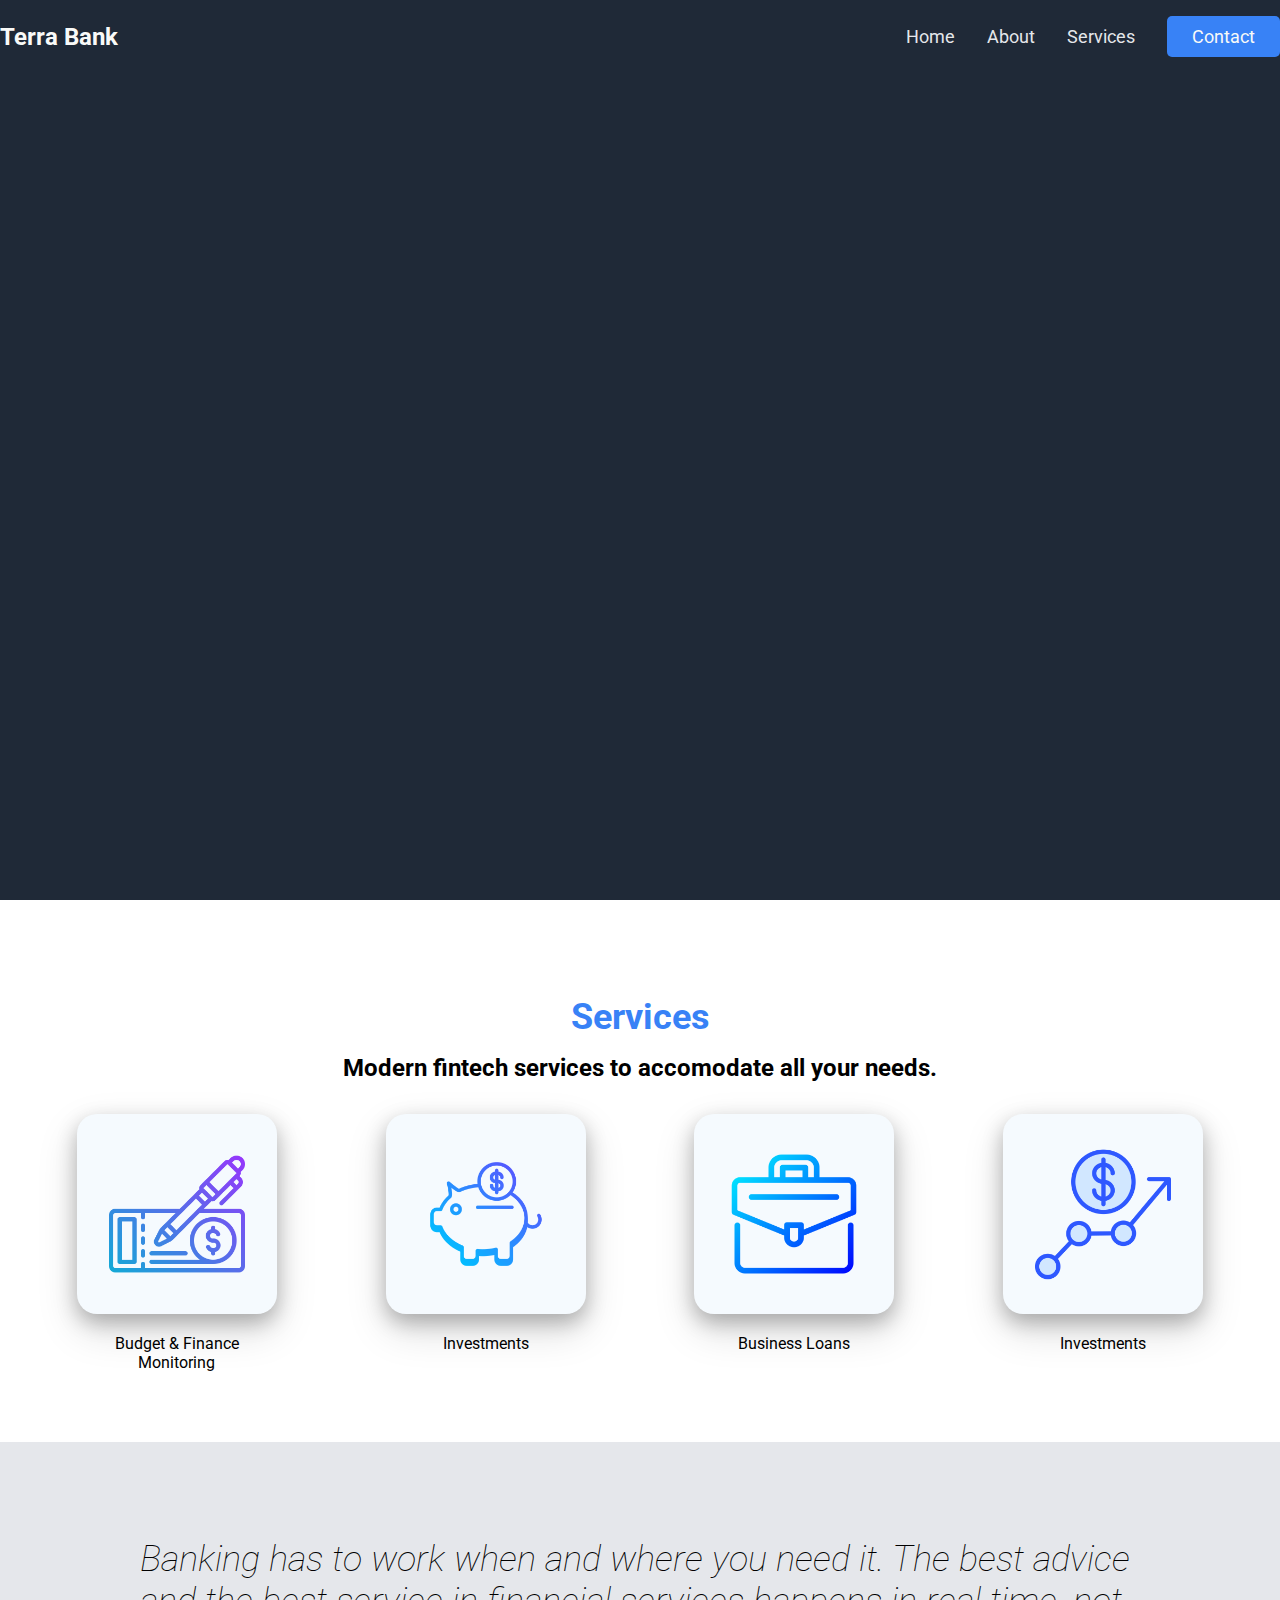
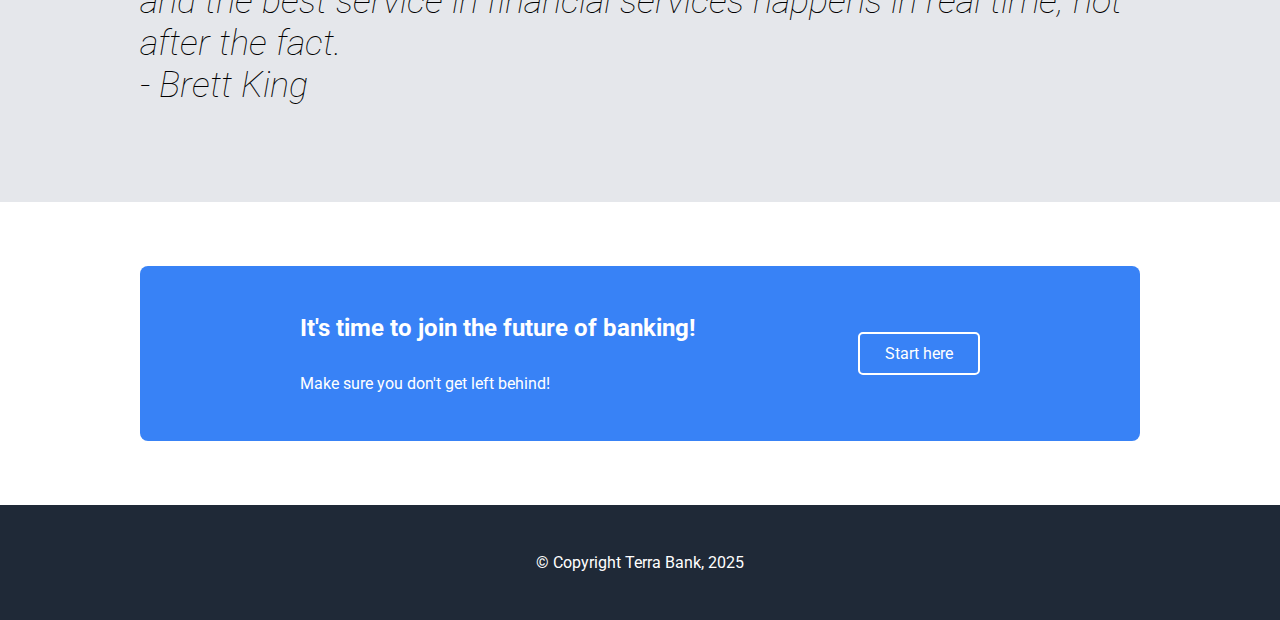
<file: index.html>
<!DOCTYPE html>
<html lang="en">
<head>
    <meta charset="UTF-8">
    <meta name="viewport" content="width=device-width, initial-scale=1.0">
    <link rel="stylesheet" href="style.css">
    <title>Terra Bank</title>
</head>
<body>
    <header class="blue-bg">
        <nav class="navbar">
            <div class="nav-container">
                <a href="./index.html">
                    <h3 class="header-logo">Terra Bank</h3>
                </a>
                <input type="checkbox" id="menu-toggle" />
                    <label for="menu-toggle" class="burger">
                    <span></span>
                    <span></span>
                    <span></span>
                    </label>
                <div class="nav-links">
                    <a href="./index.html">Home</a>
                    <a href="./about.html">About</a>
                    <a href="./services.html">Services</a>
                    <a class="btn" href="./contact.html">Contact</a>
                </div>
            </div>
        </nav>
    </header>

    <main>
        <section class="blue-bg">
            <div class="container hero minh">
                <side class="hero-left">
                    <h1>
                        The Future of Finance, Delivered Today
                    </h1>
                    <p class="hero-subtext">From instant payments to intelligent investments <br> we’re redefining what a bank can be.</p>
                    <a class="btn" href="./contact.html">Lean More</a>
                </side>
                
                <side class="hero-right">
                    <picture>
                        <img class="hero-image" src="./public/bank2.png" alt="hero-image">
                    </picture>
                </side>
            </div>
        </section>

        <section class="container">
            <h2 class="services-heading blue-text">
                Services
            </h2>
            <h3 class="text-center">
                Modern fintech services to accomodate all your needs.
            </h3>

            <div class="service-cards">
                <a href="./services.html#services">
                    <div class="service-card">
                        <figure>
                            <img class="service-image" src="./public/cheque.png" alt="checkings account">
                        </figure>
                        <figcaption class="service-subtext">Budget & Finance Monitoring</figcaption>
                    </div>
                </a>
                <a href="./services.html#services">
                    <div class="service-card" >
                        <figure>
                            <img class="service-image" src="./public/savings.png" alt="savings">
                        </figure>
                        <figcaption class="service-subtext">Investments</figcaption>
                    </div>
                </a>
                <a href="./services.html#services">
                    <div class="service-card">
                        <figure>
                            <img class="service-image" src="./public/briefcase.png" alt="business loans">
                        </figure>
                        <figcaption class="service-subtext">Business Loans</figcaption>
                    </div>
                </a>
                <a href="./services.html#services">
                    <div class="service-card">
                        <figure>
                            <img class="service-image" src="./public/money-growth.png" alt="cryptocurrency">
                        </figure>
                        <figcaption class="service-subtext">Investments</figcaption>
                    </div>
                </a>
            </div>
        </section>

        <section class="quote-section">
            <div class="container">
                <blockquote class="quote-text">
                    Banking has to work when and where you need it. The best advice and the best service in financial services happens in real time, not after the fact.
                    <br>
                    - Brett King
                </blockquote>
            </div>
        </section>

        <section class="container">
            <div class="cta">
                <div class="cta-left">
                    <h3>It's time to join the future of banking!</h3>
                    <p>
                       Make sure you don't get left behind!
                    </p>
                </div>
                <div>
                    <a class="cta-btn" href="./contact.html">Start here</a>
                </div>
            </div>
        </section>
    </main>

    <footer class="blue-bg">
        <div class="footer-text container">
            <p>
                &#169; Copyright Terra Bank, 2025 
            </p>
        </div>
    </footer>
</body>
</html>
</file>
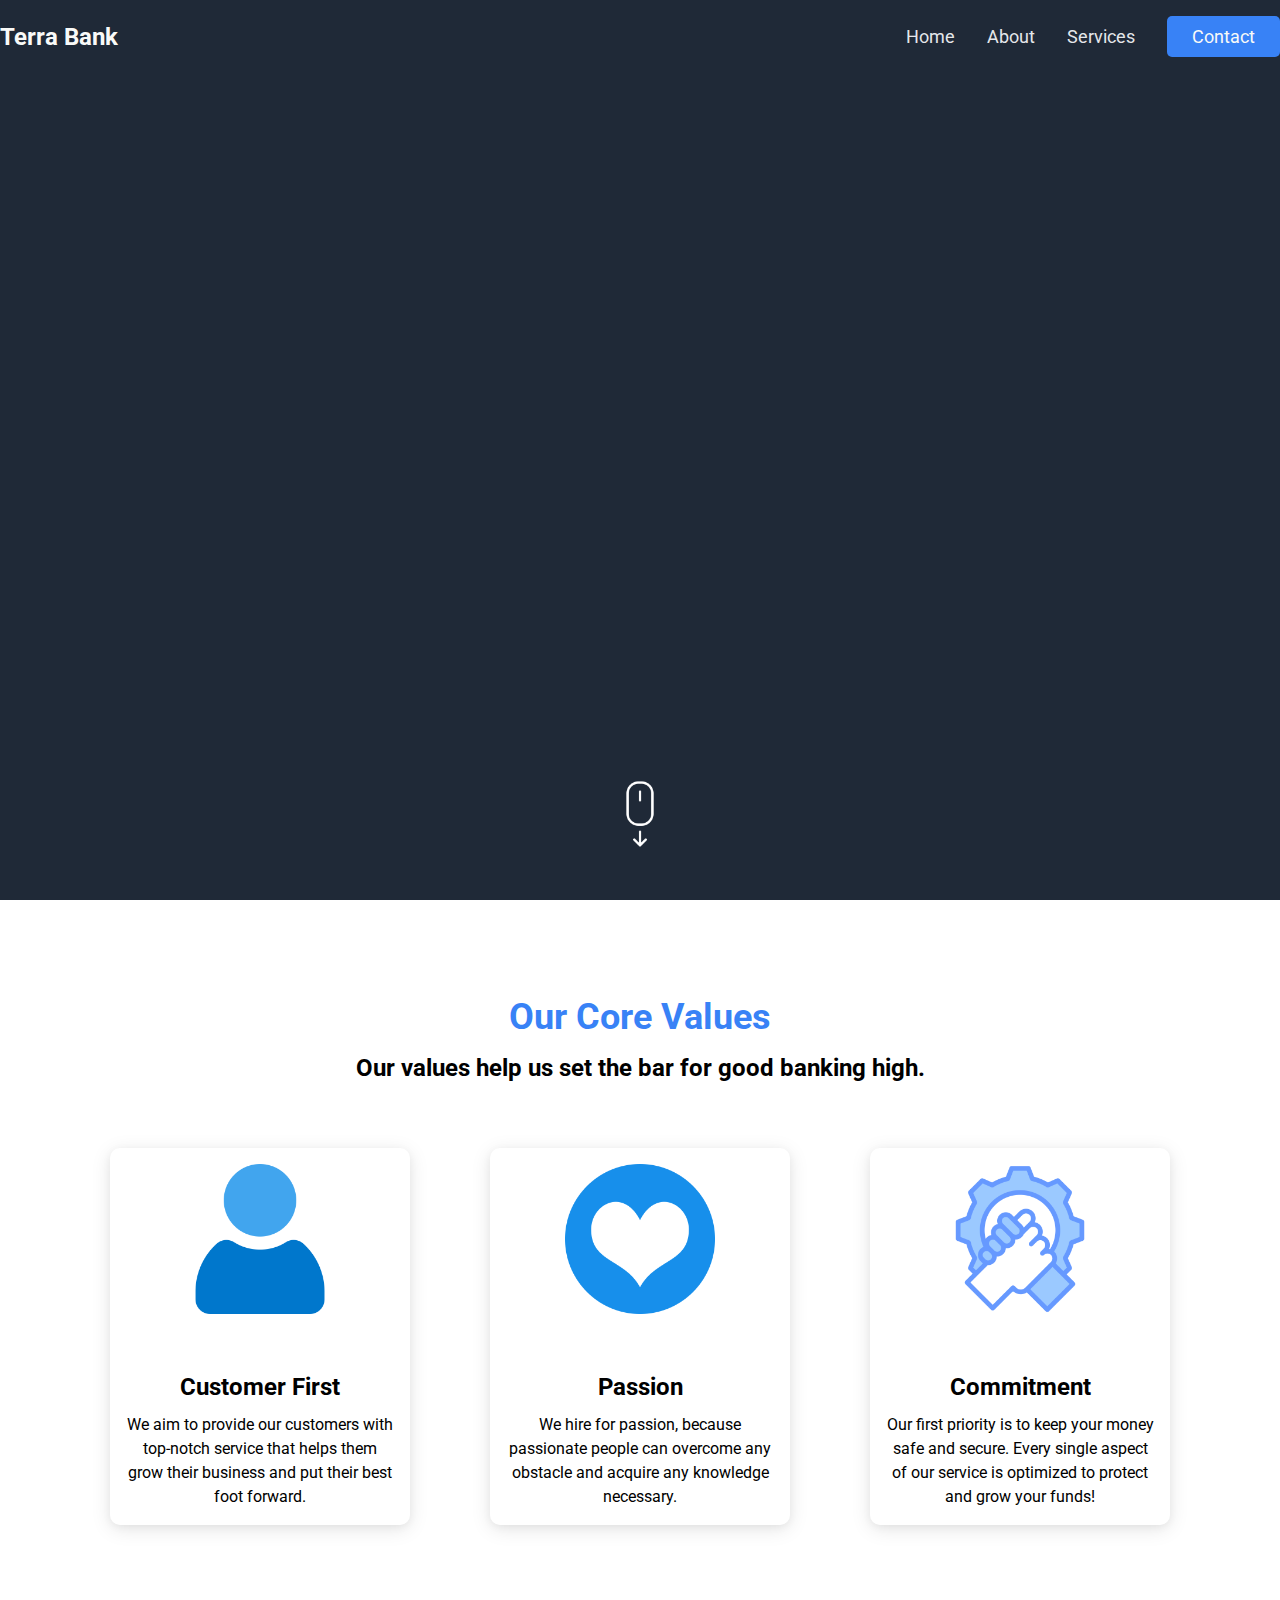
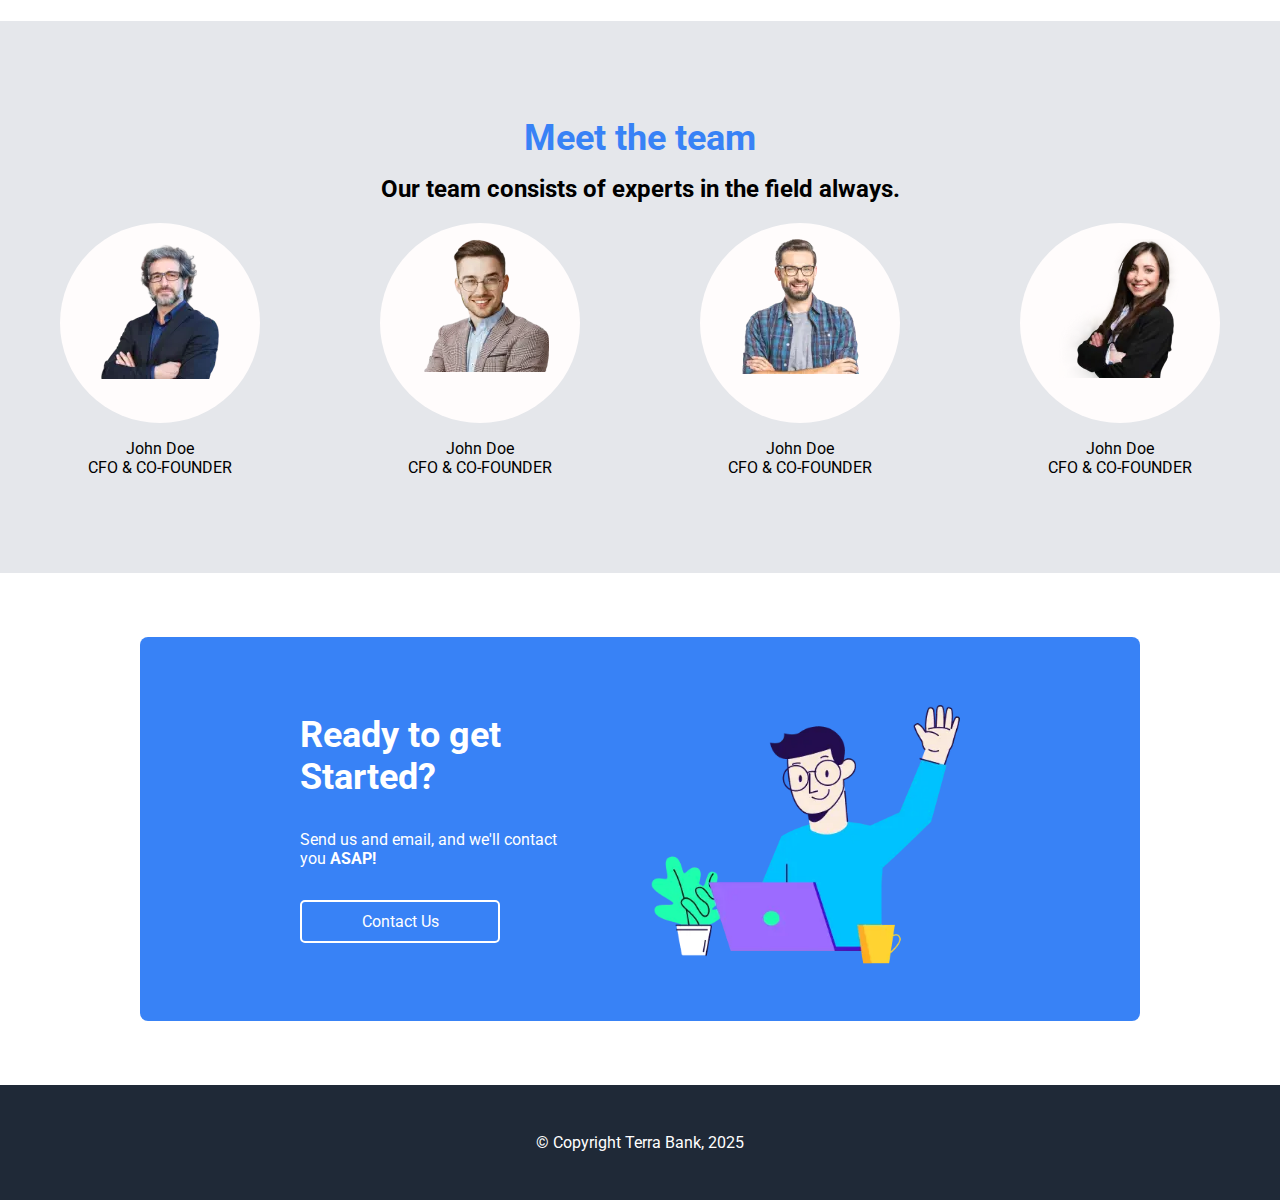
<file: about.html>
<!DOCTYPE html>
<html lang="en">
<head>
    <meta charset="UTF-8">
    <meta name="viewport" content="width=device-width, initial-scale=1.0">
    <link rel="stylesheet" href="style.css">
    <title>About Us</title>
</head>
<body>
   <header class="blue-bg">
        <nav class="navbar">
            <div class="nav-container">
                <a href="./index.html">
                    <h3 class="header-logo">Terra Bank</h3>
                </a>
                <input type="checkbox" id="menu-toggle" />
                    <label for="menu-toggle" class="burger">
                    <span></span>
                    <span></span>
                    <span></span>
                    </label>
                <div class="nav-links">
                    <a href="./index.html">Home</a>
                    <a href="./about.html">About</a>
                    <a href="./services.html">Services</a>
                    <a class="btn" href="./contact.html">Contact</a>
                </div>
            </div>
        </nav>
    </header>

    <main>
        <section class="blue-bg minh">
            <div class="hero container">
                <side class="hero-left">
                    <h3 class="text-white">About Us</h3>
                    <h1>Your Ally in achieving ambition beyond borders</h1>
                    <p class="hero-subtext text-subtle">From local growth to global impact, we're here to make your financial goals possible, securely and seamlessly.</p>
                    <div class="about-cards">
                        <div class="about-card">
                            <h2>98<span class="blue-text">%</span></h2>
                            <p>Customer Satisfaction</p>
                        </div>
                        <div class="about-card">
                            <h2>200<span class="blue-text">M</span></h2>
                            <p>Monthly active users</p>
                        </div>
                        <div class="about-card">
                            <h2>1.2<span class="blue-text">B</span></h2>
                            <p>Funds Raised</p>
                        </div>
                    </div>
                </side>
                <side class="hero-right">
                    <picture>
                        <img class="hero-image" src="./public/person-2.png" alt="about-us-image">
                    </picture>
                </side>
            </div>
            <div>
                <div class="scroll-btn-wrapper">
                    <img class="scroll-btn" src="./public/mouse.png" alt="scroll icon">
                </div>
            </div>
        </section>

        <section class="container">
            <div class="about-values">
                <h2 class="blue-text">Our Core Values</h2>
                <h3>
                    Our values help us set the bar for good banking high.
                </h3>
                <div class="values">
                    <div class="values-card">
                        <picture>
                            <img class="values-image" src="./public/user.png" alt="profile">
                        </picture>
                        <h3>Customer First</h3>
                        <p class="values-text">We aim to provide our customers with top-notch service that helps them grow their business and put their best foot forward.</p>
                    </div>
                    <div class="values-card">
                        <picture>
                            <img class="values-image" src="./public/circle.png" alt="profile">
                        </picture>
                        <h3>Passion</h3>
                        <p class="values-text">We hire for passion, because passionate people can overcome any obstacle and acquire any knowledge necessary.</p>

                    </div>
                    <div class="values-card">
                        <picture>
                            <img class="values-image" src="./public/collaboration.png" alt="profile">
                        </picture>
                        <h3>Commitment</h3>
                        <p class="values-text">Our first priority is to keep your money safe and secure. Every single aspect of our service is optimized to protect and grow your funds!</p>
                    </div>
                </div>
            </div>
        </section>
        

        <section class="quote-section">
            <div class="container">
                <div class="team-text">
                    <h2 class="blue-text">Meet the team</h2>
                    <h3>Our team consists of experts in the field always.</h3>
                </div>
                <div class="team-cards">
                    <div class="team-wrapper">
                        <div class="team-card">
                            <figure class="text-center">
                            <img src="./public/team-2.webp" alt="CEO">
                            </figure>
                        </div>
                        <figcaption class="text-center">John Doe <br>CFO & CO-FOUNDER</figcaption>
                    </div>
                    <div class="team-wrapper">
                        <div class="team-card">
                            <figure class="text-center">
                                <img src="./public/team-3.webp" alt="CEO">
                            </figure>
                        </div>
                        <figcaption class="text-center">John Doe <br>CFO & CO-FOUNDER</figcaption>
                    </div>
                    <div class="team-wrapper">
                        <div class="team-card">
                            <figure class="text-center">
                                <img src="./public/team-4.webp" alt="CEO">
                            </figure>
                        </div>
                        <figcaption class="text-center">John Doe <br>CFO & CO-FOUNDER</figcaption>
                    </div>
                    <div class="team-wrapper">
                        <div class="team-card">
                            <figure class="text-center">
                                <img src="./public/team-1.webp" alt="CEO">
                            </figure>
                        </div>
                        <figcaption class="text-center">John Doe <br>CFO & CO-FOUNDER</figcaption>
                    </div>
                </div>
            </div>
        </section>

        <section class="container">
                <div class="cta">
                    <div class="cta-left">
                        <h2>Ready to get Started?</h2>
                        <p>
                        Send us and email, and we'll contact you <strong>ASAP!</strong>
                        </p>
                        <a class="cta-btn" href="./contact.html">Contact Us</a>
                    </div>
                    <div>
                        <img class="cta-img" src="./public/get-start.webp" alt="cta-image">
                    </div>
                </div>
        </section>
    </main>

    <footer class="blue-bg">
        <div class="footer-text container">
            <p>
                &#169; Copyright Terra Bank, 2025 
            </p>
        </div>
    </footer>
</body>
</html>
</file>
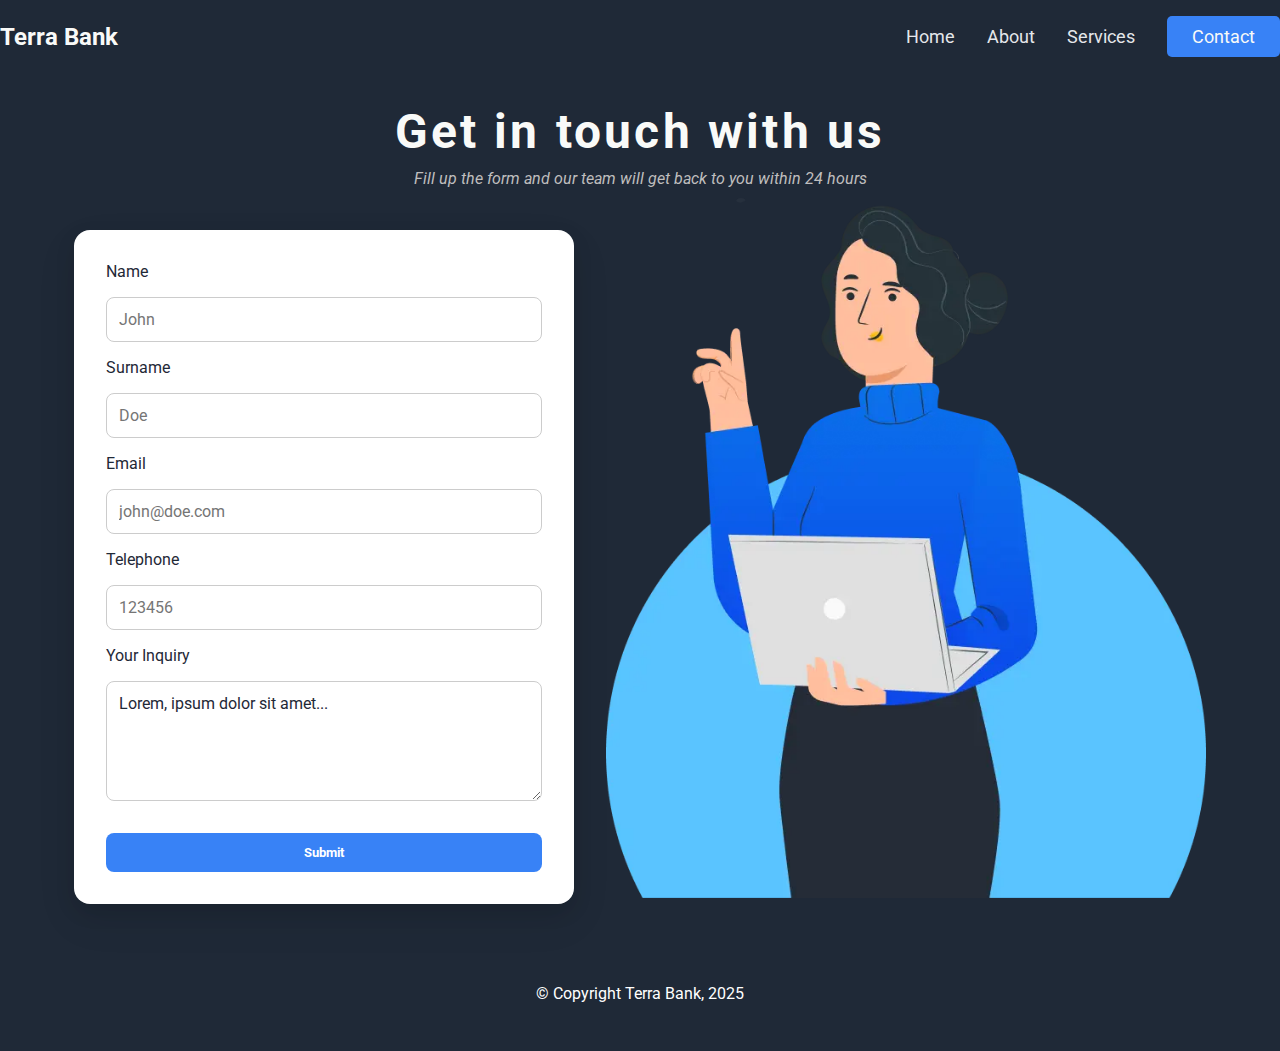
<file: contact.html>
<!DOCTYPE html>
<html lang="en">
<head>
    <meta charset="UTF-8">
    <meta name="viewport" content="width=device-width, initial-scale=1.0">
    <link rel="stylesheet" href="style.css">
    <title>Contact</title>
</head>
<body>
    <header class="blue-bg">
        <nav class="navbar">
            <div class="nav-container">
                <a href="./index.html">
                    <h3 class="header-logo">Terra Bank</h3>
                </a>
                <input type="checkbox" id="menu-toggle" />
                    <label for="menu-toggle" class="burger">
                    <span></span>
                    <span></span>
                    <span></span>
                    </label>
                <div class="nav-links">
                    <a href="./index.html">Home</a>
                    <a href="./about.html">About</a>
                    <a href="./services.html">Services</a>
                    <a class="btn" href="./contact.html">Contact</a>
                </div>
            </div>
        </nav>
    </header>

    <main class="blue-bg">
        <div class="contact-page">
            <h1 class="contact-header">
                Get in touch with us
            </h1>
            <p class="contact-subheader">Fill up the form and our team will get back to you within 24 hours</p>
            <div class="contact-wrapper">
                <div class="contact-left">
                    <form action="" class="contact-form">
                        <label for="name">Name</label>
                        <input type="text" name="name" id="name" placeholder="John">
                        
                        <label for="name">Surname</label>
                        <input type="text" name="surname" id="surname" placeholder="Doe">
                        
                        <label for="name">Email</label>
                        <input type="text" name="email" id="email" placeholder="john@doe.com">
                        
                        <label for="name">Telephone</label>
                        <input type="tel" name="tel" id="telephone" placeholder="123456">
                        
                        <label for="message">Your Inquiry</label>
                        <textarea name="message" id="message">Lorem, ipsum dolor sit amet...</textarea>
                        
                        <button type="submit" class="form-btn">Submit</button>
                    </form>
                </div>
                <div class="contact-image">
                    <figure>
                        <img src="./public/contact1.webp" alt="contact-image" width="600px" height="700px">
                    </figure>
                </div>
            </div>
        </div>
    </main>

     <footer class="blue-bg">
        <div class="footer-text container">
            <p>
                &#169; Copyright Terra Bank, 2025 
            </p>
        </div>
    </footer>
</body>
</html>
</file>
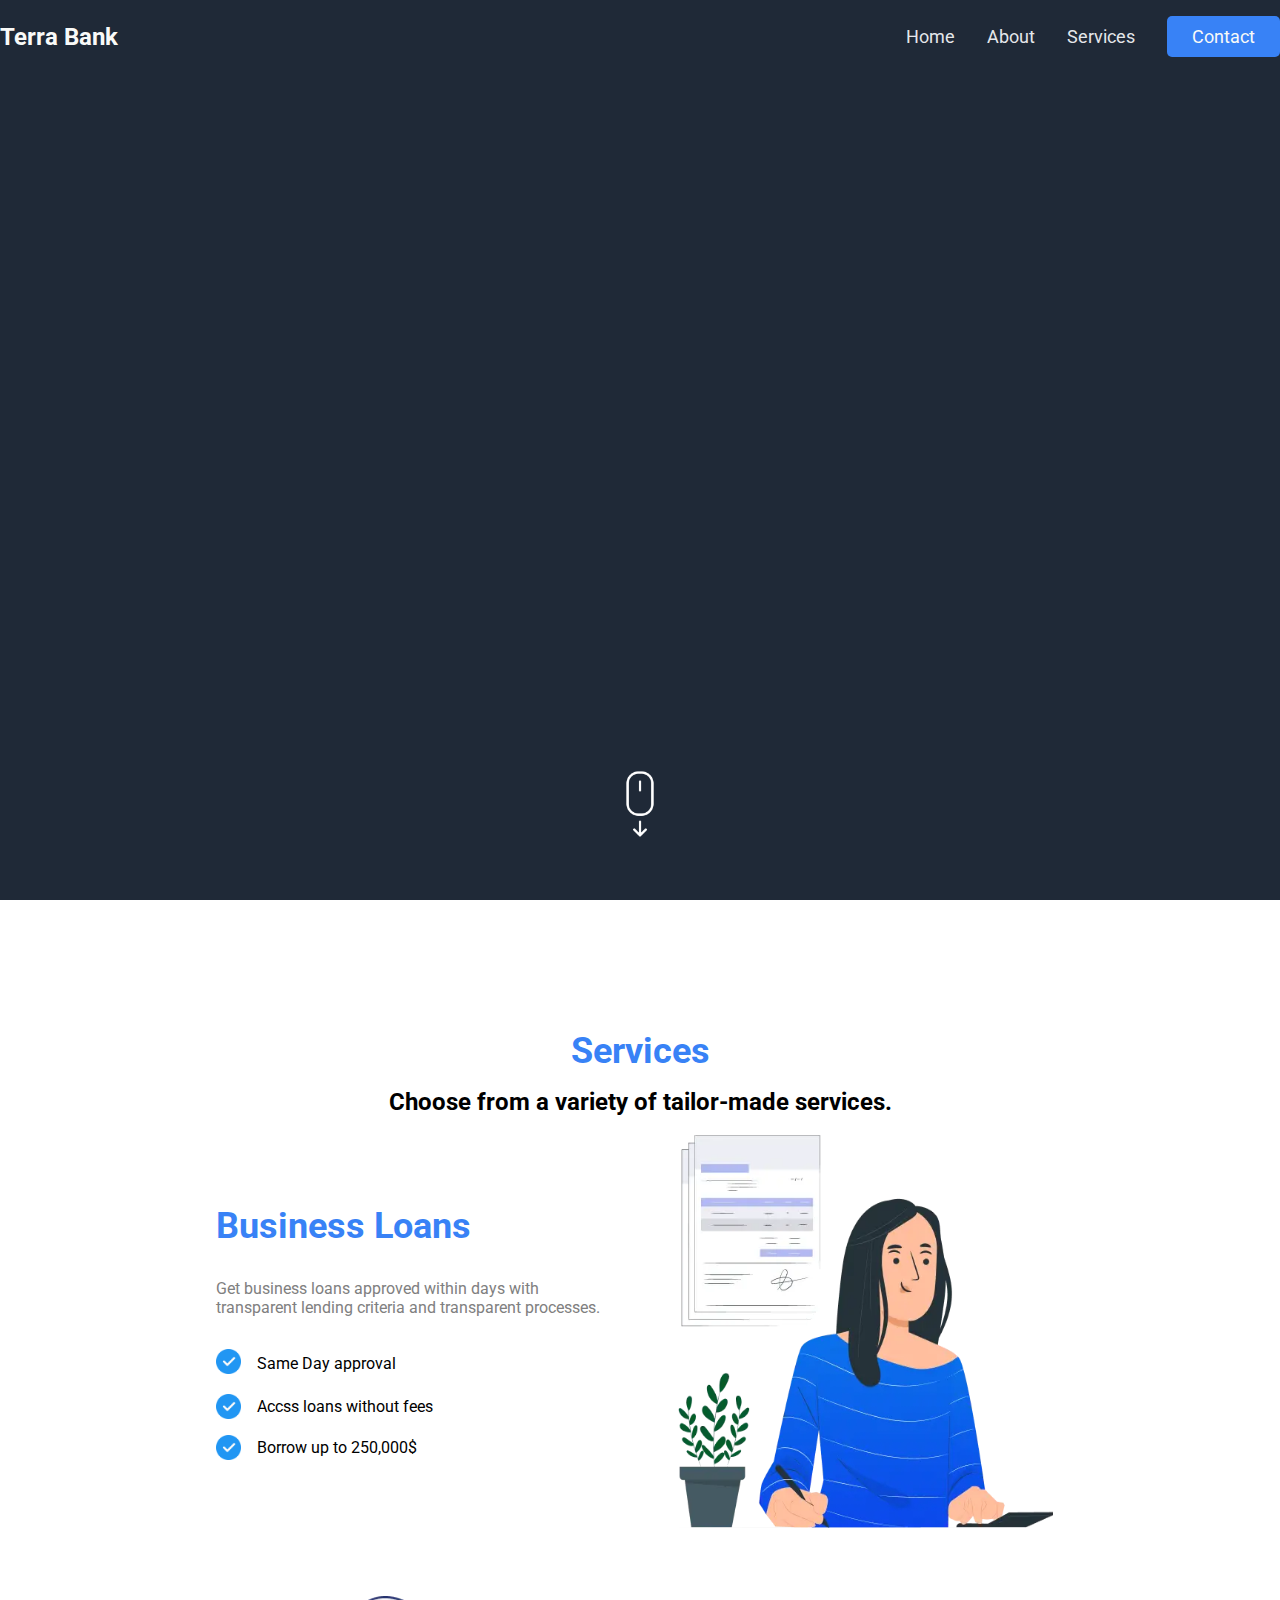
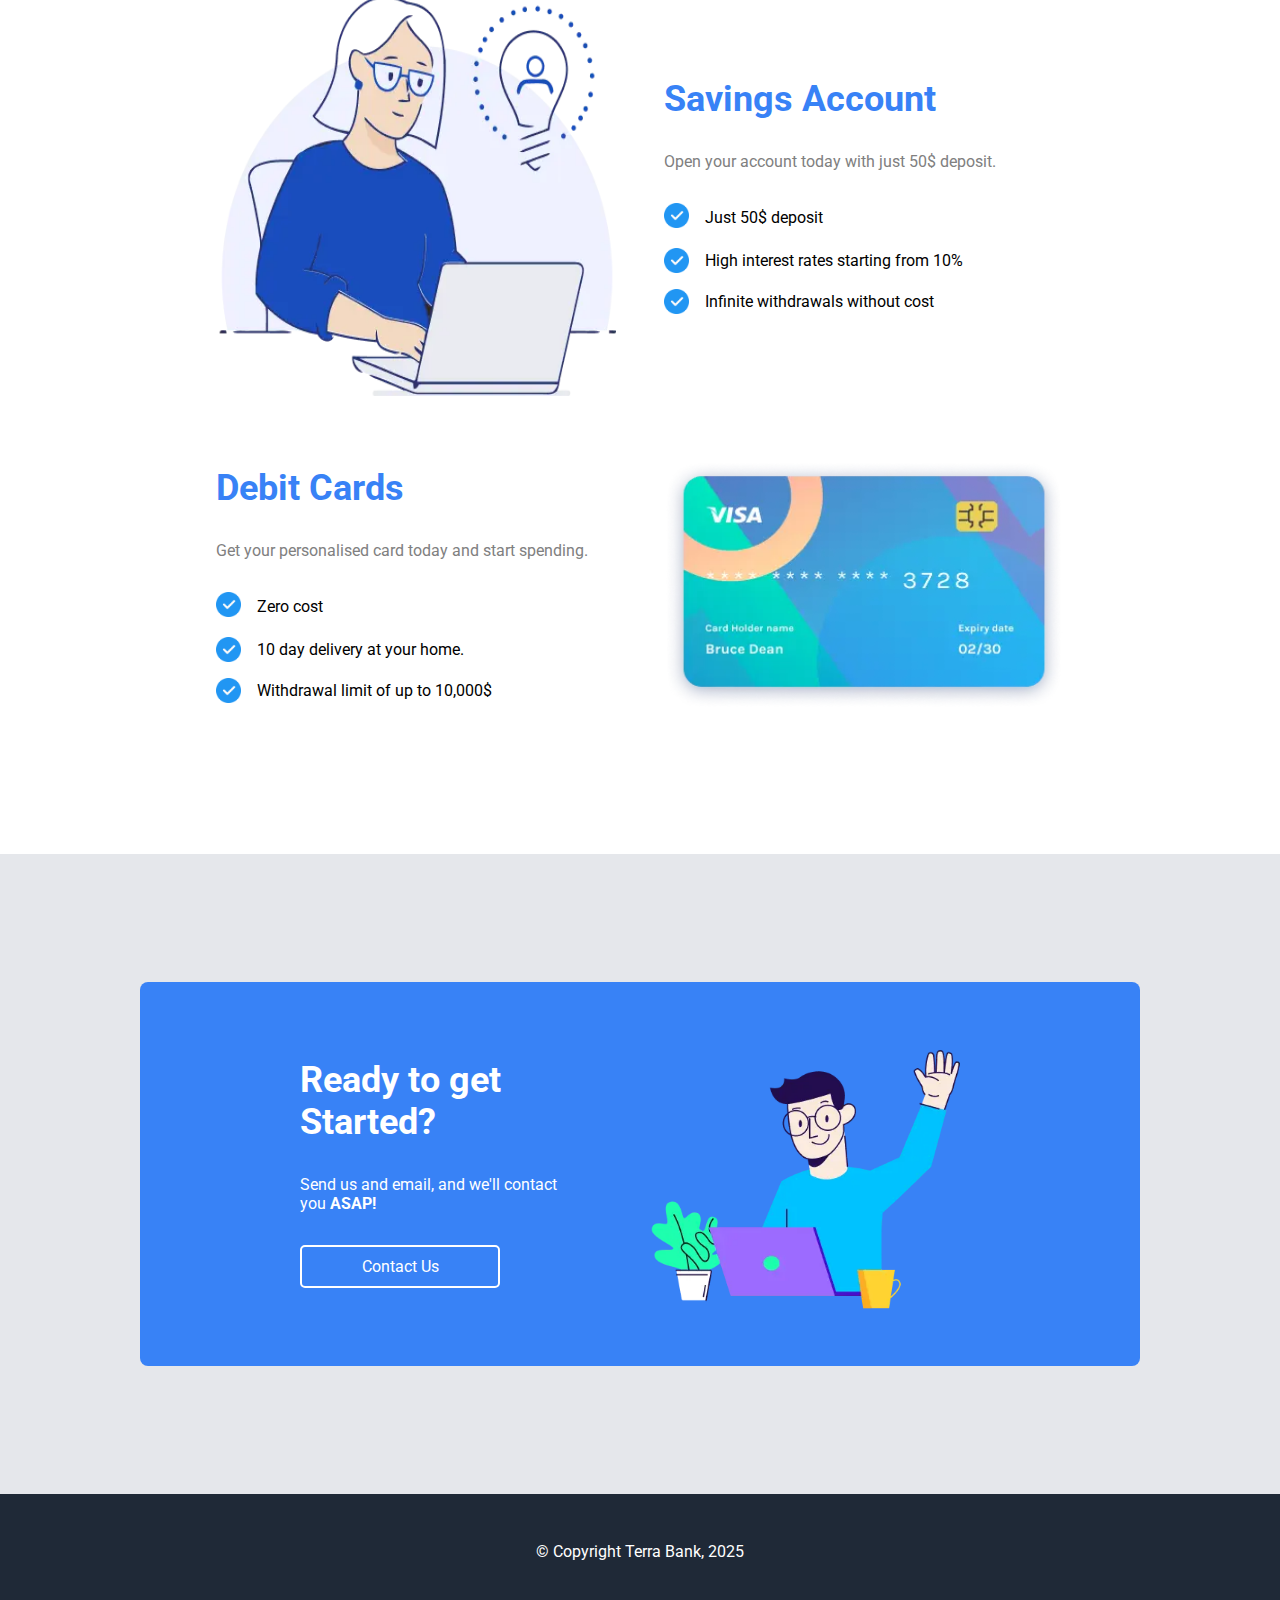
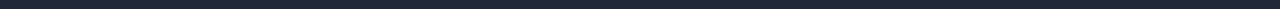
<file: services.html>
<!DOCTYPE html>
<html lang="en">
<head>
    <meta charset="UTF-8">
    <meta name="viewport" content="width=device-width, initial-scale=1.0">
    <link rel="stylesheet" href="style.css">   
    <title>Services</title>
</head>
<body>
    <header class="blue-bg">
        <nav class="navbar">
            <div class="nav-container">
                <a href="./index.html">
                    <h3 class="header-logo">Terra Bank</h3>
                </a>
                <input type="checkbox" id="menu-toggle" />
                    <label for="menu-toggle" class="burger">
                    <span></span>
                    <span></span>
                    <span></span>
                    </label>
                <div class="nav-links">
                    <a href="./index.html">Home</a>
                    <a href="./about.html">About</a>
                    <a href="./services.html">Services</a>
                    <a class="btn" href="./contact.html">Contact</a>
                </div>
            </div>
        </nav>
    </header>

    <main>
        <section class="blue-bg minh">
            <div class="services-hero container">
                <side class="hero-left">
                    <h3 class="text-white">Services</h3>
                    <h1>Don't choose mediocrity. Aim for excellence.</h1>
                    <p class="text-subtle hero-subtext">We believe great service should feel personal. That’s why each offering is built around your unique needs, not generic checklists. </p>
                </side>
                <side class="services-right">
                    <picture>
                        <img class="hero-image" src="./public/services2.webp" alt="serives hero image">
                    </picture>
                </side>
            </div>
            <div class="scroll-btn-wrapper">
                <img class="scroll-btn" src="./public/mouse.png" alt="scroll icon">
            </div>
        </section>

        <section class="container minh" id="services">
            <div class="about-values">
                <h2 class="blue-text">Services</h2>
                <h3>
                    Choose from a variety of tailor-made services.
                </h3>
                <div class="services-wrapper">
                    <div class="services-info-left">
                        <h2 class="blue-text">Business Loans</h2>
                        <p class="services-subtext">Get business loans approved within days with transparent lending criteria and transparent processes.</p>
                        <ul class="services-list">
                            <li class="service-list-item">
                                <picture>
                                    <img src="./public/check.png" alt="check-sign" width="25px" height="25px">
                                </picture>
                                Same Day approval
                            </li>
                            <li class="service-list-item">
                                    <img src="./public/check.png" alt="check-sign" width="25px" height="25px">
                                    Accss loans without fees
                            </li>
                            <li class="service-list-item">
                                    <img src="./public/check.png" alt="check-sign" width="25px" height="25px">
                                Borrow up to 250,000$
                            </li>
                        </ul>
                    </div>
                    <div>
                        <picture class="services-image">
                            <img src="./public/business-loan.webp" alt="loan image" width="400px" height="400px">
                        </picture>
                    </div>
                </div>
                <div class="services-wrapper-reverse ">
                    <div class="services-info-left">
                        <h2 class="blue-text">Savings Account</h2>
                        <p class="services-subtext">Open your account today with just 50$ deposit.</p>
                        <ul class="services-list">
                            <li class="service-list-item">
                                <picture>
                                    <img src="./public/check.png" alt="check-sign" width="25px" height="25px">
                                </picture>
                                Just 50$ deposit
                            </li>
                            <li class="service-list-item">
                                    <img src="./public/check.png" alt="check-sign" width="25px" height="25px">
                                    High interest rates starting from 10%
                            </li>
                            <li class="service-list-item">
                                    <img src="./public/check.png" alt="check-sign" width="25px" height="25px">
                                Infinite withdrawals without cost
                            </li>
                        </ul>
                    </div>
                    <div>
                        <picture class="services-image">
                            <img src="./public/savings-account.webp" alt="loan image" width="400px" height="400px">
                        </picture>
                    </div>
                </div>
                <div class="services-wrapper">
                    <div class="services-info-left">
                        <h2 class="blue-text">Debit Cards</h2>
                        <p class="services-subtext">Get your personalised card today and start spending.</p>
                        <ul class="services-list">
                            <li class="service-list-item">
                                <picture>
                                    <img src="./public/check.png" alt="check-sign" width="25px" height="25px">
                                </picture>
                                Zero cost
                            </li>
                            <li class="service-list-item">
                                    <img src="./public/check.png" alt="check-sign" width="25px" height="25px">
                                    10 day delivery at your home.
                            </li>
                            <li class="service-list-item">
                                    <img src="./public/check.png" alt="check-sign" width="25px" height="25px">
                                Withdrawal limit of up to 10,000$
                            </li>
                        </ul>
                    </div>
                    <div>
                        <picture class="services-image">
                            <img src="./public/card1.webp" alt="loan image" width="400px" height="250px">
                        </picture>
                    </div>
                </div>
            </div>
        </section>

        <section class="quote-section">
            <div class="cta">
                <div class="cta-left">
                    <h2>Ready to get Started?</h2>
                    <p>
                        Send us and email, and we'll contact you <strong>ASAP!</strong>
                    </p>
                    <a class="cta-btn" href="./contact.html">Contact Us</a>
                </div>
                <div>
                    <img class="cta-img" src="./public/get-start.webp" alt="cta-image">
                </div>
            </div>
        </section>
    </main>

    <footer class="blue-bg">
        <div class="footer-text container">
            <p>
                &#169; Copyright Terra Bank, 2025 
            </p>
        </div>
    </footer>
</body>
</html>
</file>
<file: style.css>
@font-face {
    font-family: "Roboto";
    src: url(fonts/Roboto-VariableFont_wdth\,wght.ttf) format('truetype');
}
@font-face {
    font-family: "RobotoItalics";
    src: url(fonts/Roboto-Italic-VariableFont_wdth\,wght.ttf) format('truetype');
}

* {
    box-sizing: border-box;
    margin: 0;
    padding: 0;
    font-family: 'Roboto', sans-serif;
    scroll-behavior: smooth;
}

ul {
    list-style-type: none;    
}

h1 {
    font-size: 48px;
    font-weight: bolder;
    color: #F9FAF8;
    line-height: 4rem;
    letter-spacing: 0.2rem;

}

h2 {
    font-size: 36px;
    font-weight: bolder;
}

h3 {
    font-size: 24px;
}

li {
    text-decoration: none;

}

a {
    text-decoration: none;
}

@keyframes bounce {
  0%, 100% {
    transform: translateY(0); /* at original position */
  }
  50% {
    transform: translateY(-10px); /* move up */
  }
}

@keyframes fadeIn {
    from {
        opacity: 0;
        transform: translateY(20px) ;
    }
    to {
        opacity: 1;
        transform: translateY(0);
    }
}

.container {
    width: 1280px;
    margin: auto;
    padding-top: 1rem;
    padding-bottom: 1rem;
}

.blue-bg {
    background-color: #1F2937;
}

.header-logo {
    color: #F9FAF8;
}

.navbar {
    position: fixed;
    top: 0;
    width: 100%;
    z-index: 50;
    background-color: #1F2937;
    padding: 1rem 0;    
}

.nav-container {
    width: 1280px;
    margin: 0 auto;
    display: flex;
    justify-content: space-between;
    align-items: center;
}

.nav-links {
    display: flex;
    gap: 2rem;
    font-size: 18px;
    opacity: 1;
    transition: 0.3s;
    align-items: center;
}

nav a {
    color: #E5E7EB
}

nav a:hover {
    opacity: 0.75;
    transition: all 0.3s ease;
}

.minh {
    min-height: 100vh;
    padding-top: 50px;
}


.hero {
    display: flex;
    justify-content: center;
    align-items: center;
    padding-top: 5rem;
    padding-bottom: 5rem;
    opacity: 0;
    animation: fadeIn 0.8s ease-out forwards;
    animation-delay: 1.5sec;
}

.hero-left {
    display: flex;
    flex-direction: column;
    justify-content: center;
    align-items: start;
    flex: 1;
    gap: 2rem;
}

.hero-subtext {
    font-size: 18px;
    color: #E5E7EB;
    line-height: 2rem;
    letter-spacing: 0.1rem;
}

.btn {
    padding: 10px 25px;
    background-color: rgba(56,130,246,1);
    border: none;
    border-radius: 5px;
    color: #F9FAF8;
    opacity:1;
    transition: all 0.3s ease;
}

.btn:hover {
    background-color: #2c6cdf
}

.hero-right {
    display: flex;
    flex: 1;
    border-radius: 3px;
}

.hero-image {
    width: 100%;
    height: 100%;
    object-fit: fill;
    border-radius: 3rem;
}

.services-heading {
    text-align: center;
    margin-top: 5rem;
    margin-bottom: 1rem;
}

.service-cards {
    display: flex;
    align-items: center;
    justify-content: space-evenly;
    gap: 2rem;
    margin-top: 2rem;
    margin-bottom: 7rem;
    
}

.service-card {
    width:200px;
    height:200px;
    box-shadow:
    0 8px 20px rgba(0, 0, 0, 0.25),
    0 16px 40px rgba(0, 0, 0, 0.15);
    border-radius: 2rem;
    padding: 2rem;
    border-radius: 20px;
    background-color: #F5FAFE

}

.service-card:hover {
    box-shadow:
    0 12px 30px rgba(0, 0, 0, 0.3),
    0 20px 50px rgba(0, 0, 0, 0.2);
    transition: box-shadow 0.3s ease;
}

.service-image {
    width: 100%;
    height: 100%;
    border-radius: 3px;
    padding-bottom: 1rem;
}

.service-subtext {
    text-align: center;
    padding-top: 2rem;
    color: black;
    
}

.quote-section {
    background-color: #E5E7EB;
    padding-top: 5rem;
    padding-bottom: 5rem;
}

.quote-text {
    font-size: 36px;
    font-weight: lighter;
    font-family: 'RobotoItalics';
    text-align: start;
    max-width: 1000px;
    margin: auto;
}

.cta {
    background-color: #3882F6;
    padding: 3rem 10rem;
    display: flex;
    align-items: center;
    justify-content: space-between;
    width: 1000px;
    margin: 3rem auto;
    border-radius: 0.5rem;
}

.cta-left {
    color: white;
    display: flex;
    flex-direction: column;
    gap: 2rem;
    flex: 1;
}

.cta-btn {
    color: white;
    border: 2px solid white;
    padding: 10px 25px;
    border-radius: 5px;
    transition: all 0.3s ease;
    
}

.cta-btn:hover {
    color:#3882F6;
    background-color: white;
}

.footer-text {
    color: white;
    padding: 3rem;
    display: flex;
    justify-content: center;
    align-items: center;
}

.about-hero {
    padding-top: 5rem;
    display: flex;
    justify-content: space-between;
    gap: 2rem;
}

.text-white {
    color: #E5E7EB
}

.text-subtle {
    color:rgba(249, 250, 248, 0.6)
}

.about-cards {
    display: flex;
    justify-content: space-evenly;
    align-items: center;
    gap: 1rem;
    margin-top: 30px;
}

.about-card {
    background-color: white;
    padding: 3rem 1rem;
    display: flex;
    flex-direction: column;
    align-items: center;
    gap: 1rem;
    border-radius: 1rem;
    width: 200px;
}

.blue-text {
    color:#3882F6
}

.about-values {
    margin-top: 5rem;
    margin-bottom: 5rem;
    display: flex;
    flex-direction: column;
    align-items: center;
    gap: 1rem
}

.values {
    display: flex;
    align-items: center;
    justify-content: space-evenly;
    gap: 5rem;
    padding-top: 20px;
}

.values-image {
    width: 100%;
    height: 150px;
    margin-bottom: 3rem;
}

.values-card {
    display: flex;
    flex-direction: column;
    align-items: center;
    gap: 7px;
    margin-top: 30px;
    width: 300px;
    padding: 1rem;
    border-radius: 10px;
    box-shadow: 0 2px 8px rgba(0, 0, 0, 0.05), 0 4px 20px rgba(0, 0, 0, 0.1);
}

.values-text {
    text-align: center;
    margin-top: 5px;
    line-height: 1.5rem;
}

.team-text {
    display: flex;
    flex-direction: column;
    align-items: center;
    justify-content: center;
    gap: 1rem;
}
.team-wrapper {
    display: flex;
    flex-direction: column;
    gap: 1rem;
}

.team-cards {
    margin-top: 20px;
    display: flex;
    align-items: center;
    justify-content: space-around;
}

.team-image {
    object-fit: fill;
}

.team-card {
    padding: 1rem;
    background-color: rgb(255, 252, 252);
    border-radius: 9999px;
    width: 200px;
    height: 200px;
}

.text-center {
    text-align: center;
}

.cta-img {
    width: 400px;
    height: 100%;
    margin-left: 3rem;
}

.cta-left a {
    width: 200px;
    text-align: center;
}

.cta-img {
    width: 350px;
    height: 100%;
}

.services-right {
    display: flex;
    flex: 1;
    margin-left: 20px;
}

.services-hero {
    display: flex;
    justify-content: center;
    align-items: center;
    padding-top: 5rem;
    padding-bottom: 5rem;
    opacity: 0;
    animation: fadeIn 0.8s ease-out forwards;
    animation-delay: 1.5sec;
    padding-top: 150px
}

.scroll-btn-wrapper{
    margin: auto;
    width: 80px;
    height: 80px;
    animation: 
    bounce 2s ease-in-out infinite;
    margin-top: -60px
}

.scroll-btn {
    margin: auto;
    width: 100%;
    height: 100%;
    filter: invert();
}

.services-wrapper {
    display: flex;
    justify-content: space-between;
    align-items: center;
    gap: 3rem;
    margin-bottom:3rem;
}

.services-list {
    display: flex;
    flex-direction: column;
    justify-content: center;
    align-items: start;
    gap: 1rem;
}

.services-info-left {
    display: flex;
    flex-direction: column;
    align-items: start;
    justify-content: center;
    gap:2rem;
    flex:1;
    width: 1/2;
}

.services-subtext {
    color:gray;
    width: 400px
}

.service-list-item {
    display: flex;
    gap:1rem;
    align-items: center;
}

.services-image {
    display: flex;
    flex:1
}

.services-wrapper-reverse {
    display: flex;
    flex-direction: row-reverse;
    justify-content: space-between;
    align-items: center;
    gap: 3rem;
    margin-bottom:3rem;
}

.contact-header {
    padding-top:100px;
    text-align: center;
}

.contact-subheader {
    text-align: center;
    color: rgb(191, 190, 190);
    font-family: "RobotoItalics", sans-serif;
    padding-top: 5px;
    padding-bottom: 10px
}

.contact-wrapper {
    display: flex;
    justify-content: center;
    gap: 2rem;
}

.contact-form {
  display: flex;
  flex-direction: column;
  width: 500px;
  margin: 2rem auto;
  padding: 2rem;
  gap: 1rem;
  background-color: #ffffff;
  color: #1F2937;
  border: none;
  border-radius: 1rem;
  box-shadow: 0 8px 20px rgba(0, 0, 0, 0.1),
              0 16px 40px rgba(0, 0, 0, 0.08);
  font-family: 'Roboto', sans-serif;
}

.contact-form input,
.contact-form textarea {
  padding: 0.75rem;
  border: 1px solid #ccc;
  border-radius: 0.5rem;
  background-color: #fff;
  color: #1F2937;
  font-size: 1rem;
  font-family: inherit;
}

.contact-form input:focus,
.contact-form textarea:focus {
  outline: none;
  border-color: #3882F6;
  box-shadow: 0 0 0 2px rgba(56, 130, 246, 0.3);
}

.contact-form textarea {
  min-height: 120px;
  resize: vertical;
}

.form-btn {
  margin-top: 1rem;
  padding: 0.75rem;
  background-color: #3882F6;
  color: white;
  font-weight: bold;
  border: none;
  border-radius: 0.5rem;
  cursor: pointer;
  transition: background-color 0.3s ease;
}

.form-btn:hover {
  background-color: #2c6cdf;
}

.contact-page {
    animation: fadeIn 0.8s ease-out forwards;
    animation-delay: 2sec;

}

/* Hide checkbox and burger by default */
#menu-toggle,
.burger {
  display: none;
}

/* --- Responsive Media Queries --- */

/* Tablet: 2 cards per row for services, scale down text/images/layout */
@media (max-width: 1024px) {
  .container,
  .nav-container {
    
    max-width: 95vw;
    width: 95vw;
    margin: 0 auto;
    padding-left: 2vw;
    padding-right: 2vw;
  }
  .navbar {
    padding: 0.7rem 0;
  }
  .nav-links{
   font-size: 18px;
  }
  h1 { font-size: 2.2rem; }
  h2 { font-size: 1.5rem; }
  h3 { font-size: 1.1rem; }
  .hero,
  .about-hero,
  .services-wrapper,
  .services-wrapper-reverse,
  .about-cards,
  .values,
  .team-cards,
  .contact-wrapper {
    flex-direction: row;
    align-items: stretch;
    gap: 2rem;
  }
  .hero-right,
  .services-right {
    margin-left: 0;
  }
  .hero-image,
  .service-image,
  .values-image,
  .team-image,
  .cta-img {
    max-width: 120px;
    width: 100%;
    height: auto;
    border-radius: 1rem;
    margin: 0 auto 1rem auto;
    display: block;
  }
  .about-card,
  .values-card,
  .team-card {
    width: 90%;
    max-width: 260px;
    min-width: 0;
    margin: 1rem auto;
    padding: 1.2rem;
  }
  /* --- 2 cards per row for services --- */
  .service-cards {
    display: flex;
    flex-wrap: wrap;
    justify-content: center;
    gap: 9rem;
    margin-bottom: 2rem;
  }
  .service-card {
    flex: 1 1 40%;
    max-width: 45%;
    min-width: 220px;
    margin: 0.75rem 0;
    height: 180px;
    padding: 1.2rem;
  }
  .cta {
    flex-direction: row;
    align-items: center;
    width: 100%;
    max-width: 100%;
    padding: 2rem 1rem;
    gap: 2rem;
  }
  .quote-text {
    font-size: 1.3rem;
    padding: 0 1rem;
    max-width: 100%;
  }
  .services-heading,
  .text-center,
  .service-subtext {
    text-align: center;
  }
  h2.services-heading {
    font-size: 1.2rem;
    margin-top: 1.2rem;
    margin-bottom: 0.4rem;
  }
  section {
    margin-bottom: 2rem;
  }
  .hero {
    
    gap: 1.5rem;
  }
  .hero container {
    padding-bottom: 7rem;
  }
  .hero-left {
    align-items: center;
    text-align: center;
    gap: 2rem;
  }
  .hero-left h1{
    font-size: 2.8rem;
  }
  .hero-left p {
    font-size: 24px;
  }
  .hero-right {
    display: flex;
    justify-content: center;
    align-items: center;
  }
  .hero-image {
    max-width: 760px;
    width: 80%;
    height: auto;
    border-radius: 2rem;
    margin: 0 auto;
    display: block;
  }
  h3.header-logo {
    font-size: 1.7rem;
  }
  .about-values{
    margin-top: 2rem;
    margin-bottom: 2rem;
  }
  .scroll-btn-wrapper{
    margin-top: 0;
  }
  .contact-image {
    display: flex;
    flex-direction: column-reverse;
    padding-bottom: 2rem;
  }
  .contact-image figure,
.contact-image img {
  width: 100%;
  max-width: 320px;
  height: auto;
  margin: 0 auto;
  display: block;
}
}

/* Mobile: 1 card per row, further scale down text/images/layout */
@media (max-width: 768px) {

    .container.hero.minh{
        display: flex;
        flex-direction: column-reverse;
    }
    .hero-image{
        margin-top: 6rem;
        max-width: 560px;
    }
    .contact-form{
        width: 360px;
    }
  .team-cards {
    display: flex;
    flex-wrap: wrap;
    justify-content: center;
    gap: 1.5rem 0;
  }
  .team-card {
    flex: 1 1 40%;
    max-width: 45%;
    min-width: 120px;
    margin: 0.5rem 2.5%;
    box-sizing: border-box;
    display: flex;
    flex-direction: column;
    align-items: center;
  }
  .team-card img{
    width: 95px;
  }
  figcaption.text-center{
    font-size: 0.8em;
  }
  figure.services-image img{
    width: 200px;
    height: 200px;
  }
  .hero-left h1{
    font-size: 2.5rem;
  }
  .nav-links{
    font-size: 16px;
  }
  .services-wrapper,
.services-wrapper-reverse {
  flex-direction: column !important;
  text-align: center;
  padding: 1rem;
}

.services-info-left {
  width: 100%;
  align-items: center;
  text-align: center;
}

.services-subtext {
  font-size: 0.95rem;
  width: 90%;
  margin: 0 auto;
  line-height: 1.5rem;
}

.services-image {
  display: flex;
  justify-content: center;
  width: 100%;
}

.services-image img {
  width: 100%;
  max-width: 300px;
  height: auto;
  margin: 1rem auto;
  display: block;
}
}

@media (max-width: 435px) {
  /* Navbar */
  .nav-container {
    flex-wrap: wrap;
    align-items: center;
    position: relative;
  }

/* Show only under 435px */
#menu-toggle {
  display: none;
}

.burger {
  display: flex;
  flex-direction: column;
  justify-content: space-between;
  width: 30px;
  height: 30px;
  cursor: pointer;
  padding: 0.5rem;
  margin-left: auto;
}

.burger span {
  height: 3px;
  width: 100%;
  background-color: white;
  border-radius: 2px;
}


  .nav-links {
    flex-direction: column;
    align-items: center;
    width: 100%;
    background-color: #1F2937;
    max-height: 0;
    overflow: hidden;
    transition: max-height 0.3s ease-in-out;
  }

  #menu-toggle:checked ~ .nav-links {
    max-height: 300px;
  }

  .nav-links a {
    padding: 0.75rem 0;
    display: block;
    width: 100%;
    text-align: center;
    border-top: 1px solid rgba(255, 255, 255, 0.1);
  }

  .nav-links a:last-child {
    border-bottom: 1px solid rgba(255, 255, 255, 0.1);
  }

  .header-logo {
    font-size: 0.9rem;
  }

  /* Hero Section */
  .container.hero.minh {
    flex-direction: column-reverse;
    padding: 2rem 1rem;
  }

  .hero.container {
  flex-direction: column-reverse;
  align-items: center;
  padding: 2rem 1rem;
  gap: 2rem;
}

.hero-left {
  align-items: center;
  text-align: center;
  margin-top: 1rem;
  gap: 1rem;
}

  .hero-left h1 {
    font-size: 1.5rem;
    line-height: 2rem;
    padding: 0 1rem;
  }

  .hero-left p {
    font-size: 0.9rem;
    padding: 0 1rem;
    line-height: 1.4rem;
  }

  .btn {
    padding: 8px 16px;
    font-size: 0.9rem;
  }

  .hero-image {
    max-width: 100%;
    height: auto;
    border-radius: 1rem;
  }

  /* Services Section */
  .services-wrapper,
  .services-wrapper-reverse {
    flex-direction: column;
    padding: 1rem;
    gap: 1.5rem;
  }

  .services-info-left {
    width: 100%;
    text-align: center;
    align-items: center;
  }

  .services-subtext {
    font-size: 0.9rem;
    width: 90%;
    margin: 0 auto;
    line-height: 1.5rem;
  }

  .services-image img {
    max-width: 300px;
    height: auto;
    display: block;
    margin: 0 auto;
  }

  .service-cards {
    flex-direction: column;
    gap: 1rem;
    margin-bottom: 2rem;
    align-items: center;
  }

  .service-card {
    width: 90%;
    max-width: 320px;
    height: auto;
    padding: 1rem;
    font-size: 0.9rem;
  }

  .service-image {
    max-width: 60px;
    height: auto;
    margin-bottom: 0.5rem;
  }

  /* About Page */
 .about-cards {
  flex-direction: column;
  align-items: center;
  gap: 1.5rem;
  padding: 1rem;
  margin-top: 2rem;
}

.about-card {
  width: 90%;
  max-width: 300px;
  padding: 1.2rem;
  text-align: center;
}

 .about-card h2 {
  font-size: 1.2rem;
  margin-bottom: 0.5rem;
}

.about-card p {
  font-size: 0.9rem;
  line-height: 1.4rem;
}

  .values {
    flex-direction: column;
    gap: 1rem;
    padding-top: 1rem;
  }

  .values-card {
    width: 90%;
    margin: 0 auto;
    padding: 1rem;
  }

  .values-image {
    max-height: 120px;
    margin-bottom: 1rem;
  }

  /* Contact Page */
  .contact-wrapper {
    flex-direction: column;
    gap: 1rem;
    padding: 1rem;
  }

.contact-form {
  width: 90%;
  max-width: 320px;
  margin: 0 auto;
  padding: 1rem 1rem 1.5rem;
  border-radius: 1rem;
  box-shadow: 0 4px 20px rgba(0,0,0,0.05);
}


  .contact-form input,
  .contact-form textarea {
    font-size: 0.95rem;
    padding: 0.7rem;
  }
  .contact-image {
  display: none !important;
}


  .form-btn {
    font-size: 1rem;
    padding: 0.7rem;
  }

  .contact-header h1 {
    font-size: 1.5rem;
  }

  .contact-subheader {
    font-size: 0.9rem;
    padding: 0 1rem;
  }

  /* Team Section */
/* Team Section Fixes for 435px */
.team-cards {
  flex-direction: column;
  align-items: center;
  gap: 2rem;
  padding: 1rem 0;
}

.team-wrapper {
  display: flex;
  flex-direction: column;
  align-items: center;
  gap: 0.5rem;
}

.team-card {
  width: 100%;
  max-width: 200px;
  text-align: center;
}

.team-card img {
  width: 100px;
  height: 100px;
  object-fit: cover;
  border-radius: 50%;
  margin-bottom: 0.5rem;
}

figcaption.text-center {
  font-size: 0.85rem;
  line-height: 1.2rem;
}
.values-card {
  width: 90%;
  max-width: 300px;
  padding: 1rem;
  margin: 0 auto;
  text-align: center;
  box-shadow: 0 0 10px rgba(0,0,0,0.05);
  border-radius: 0.75rem;
}

.values-card img,
.values-image {
  max-width: 80px;
  height: auto;
  margin: 0 auto 1rem;
}

.values-card h3 {
  font-size: 1.1rem;
  margin-bottom: 0.5rem;
}

.values-card p {
  font-size: 0.9rem;
  line-height: 1.4rem;
}


}
</file>
